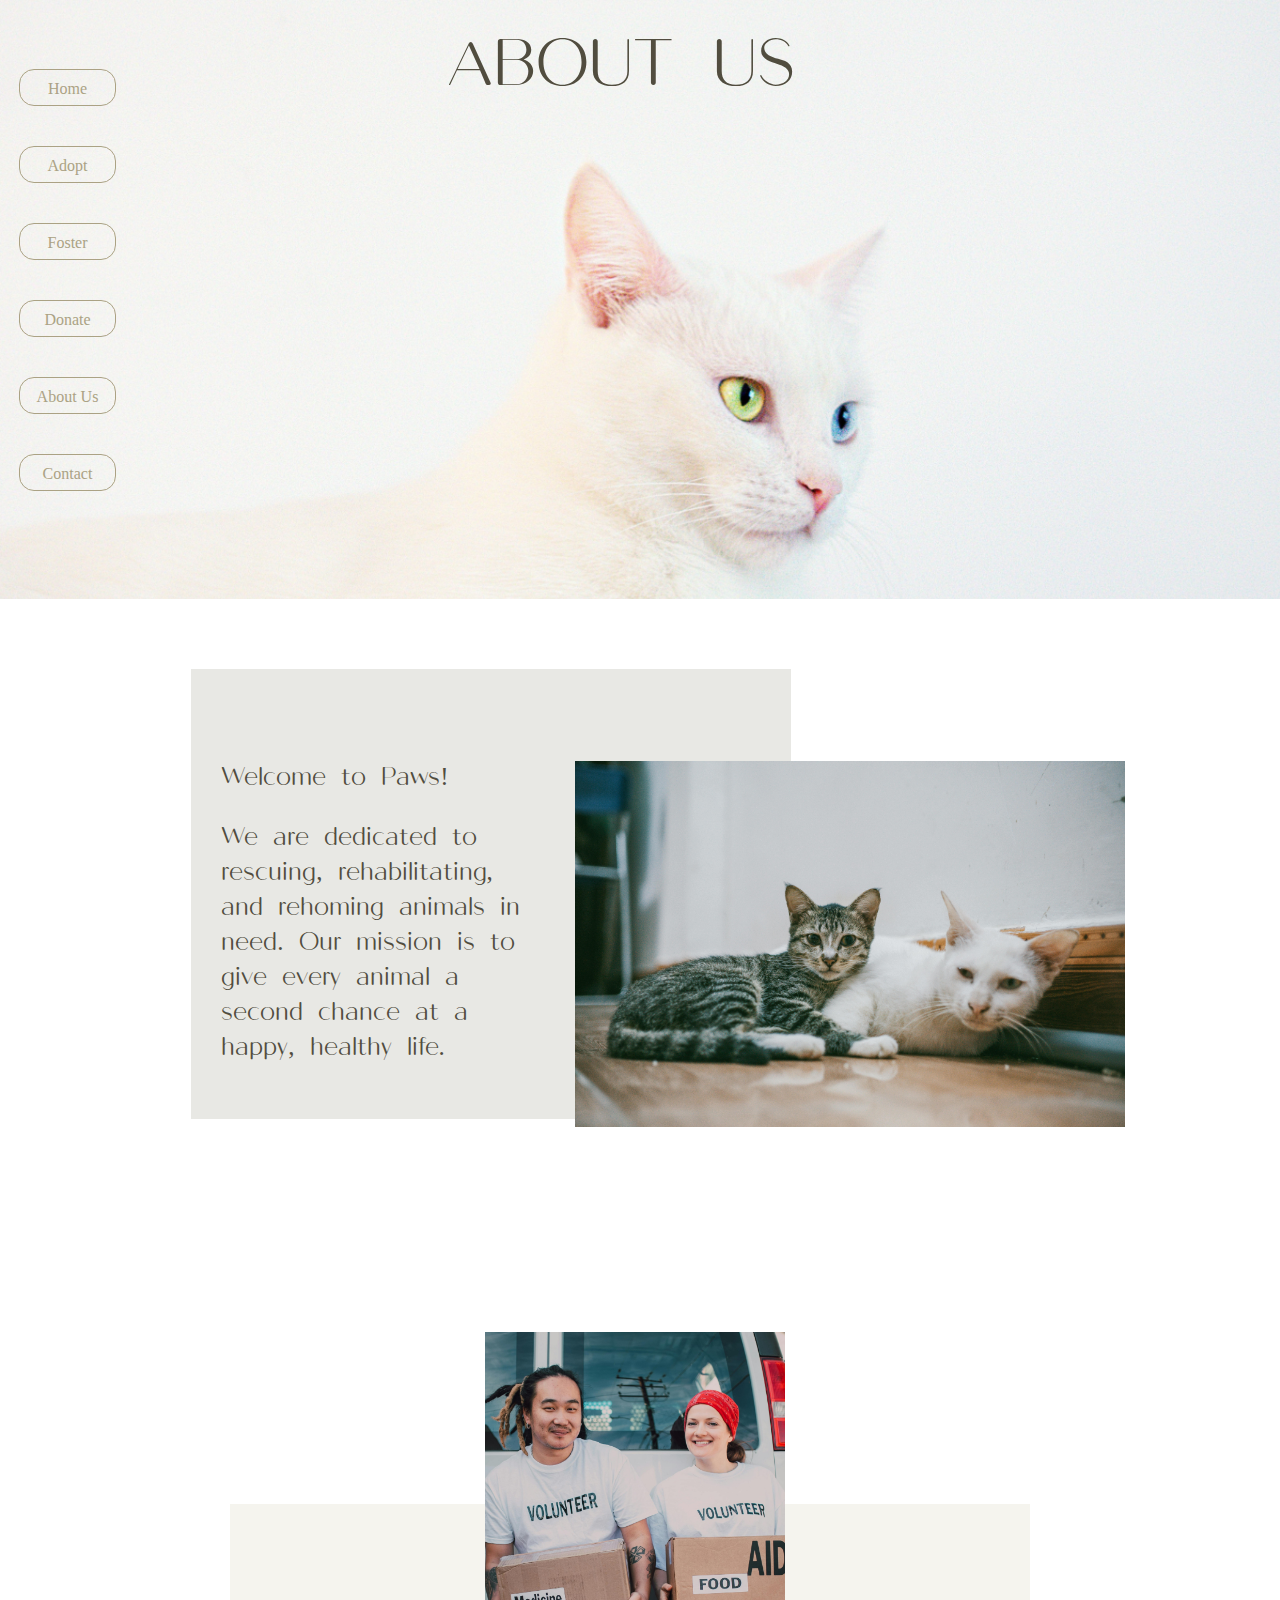
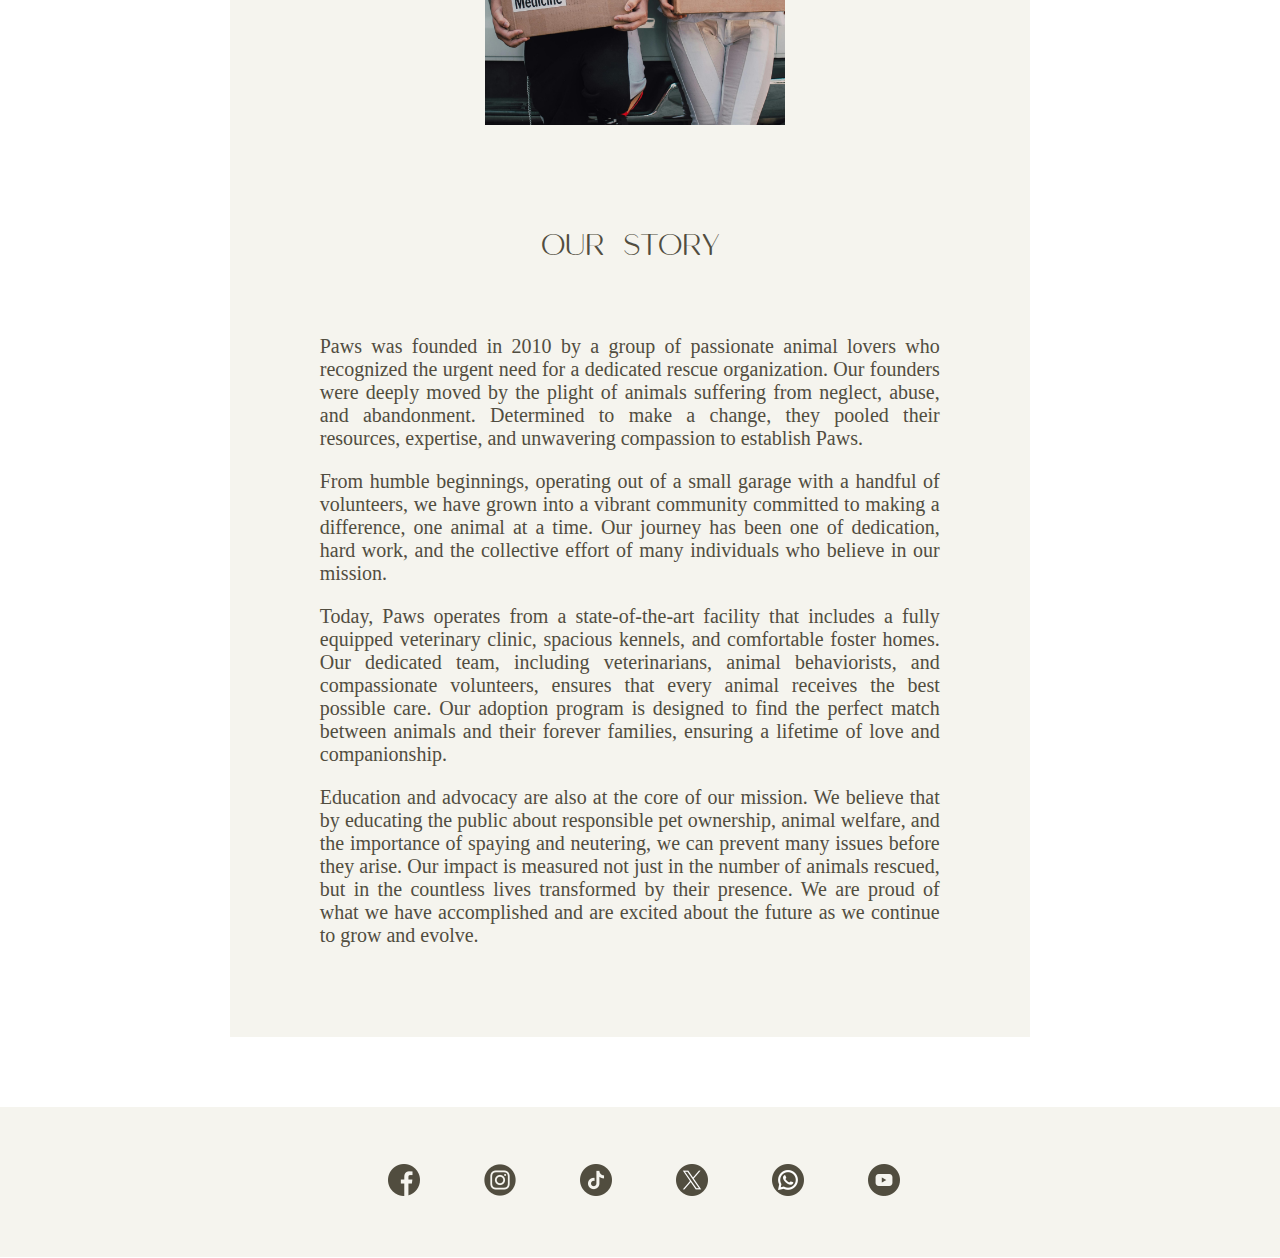
<file: aboutus.html>
<!DOCTYPE html>
<html>
    <head>
        <title>Paws</title>
        <link rel="stylesheet" href="aboutus.css">
    </head>
    <body>
        <div class="holder">
        <div class="header">
            <div class="logo">
                
            </div>
            <div class="home">
               <a href="index.html">Home</a> 
            </div>
            <div class="adopt">
                <a href="adopt.html">Adopt</a> 
            </div>
            <div class="foster">
                <a href="foster.html">Foster</a>
            </div>
            <div class="donate">
                <a href="donate.html">Donate</a>
            </div>
            <div class="aboutus">
                About Us
            </div>
            <div class="contact">
                <a href="contact.html">Contact</a>
            </div>
        </div>
        
        <div class="introtext">ABOUT US</div>
        </div>




        <div class="aboutustext">
            <div class="texty">
                Welcome to Paws!<br><p></p> We are dedicated to rescuing, rehabilitating, and rehoming animals in need. Our mission is to give every animal a second chance at a happy, healthy life.
            </div>
        </div>
        <img src="images/kitties.jpg" width="550px" class="aboutuspic">


        

        <div class="ourstory">
            <div class="ourstorytitle">
                OUR STORY<br><p></p>
            </div>
            <div class="ourstorytext">
                Paws was founded in 2010 by a group of passionate animal lovers who recognized the urgent need for a dedicated rescue organization. Our founders were deeply moved by the plight of animals suffering from neglect, abuse, and abandonment. Determined to make a change, they pooled their resources, expertise, and unwavering compassion to establish Paws.

                <br><p></p>From humble beginnings, operating out of a small garage with a handful of volunteers, we have grown into a vibrant community committed to making a difference, one animal at a time. Our journey has been one of dedication, hard work, and the collective effort of many individuals who believe in our mission.

                <br><p></p>Today, Paws operates from a state-of-the-art facility that includes a fully equipped veterinary clinic, spacious kennels, and comfortable foster homes. Our dedicated team, including veterinarians, animal behaviorists, and compassionate volunteers, ensures that every animal receives the best possible care. Our adoption program is designed to find the perfect match between animals and their forever families, ensuring a lifetime of love and companionship.

                <br><p></p>Education and advocacy are also at the core of our mission. We believe that by educating the public about responsible pet ownership, animal welfare, and the importance of spaying and neutering, we can prevent many issues before they arise. Our impact is measured not just in the number of animals rescued, but in the countless lives transformed by their presence. We are proud of what we have accomplished and are excited about the future as we continue to grow and evolve.
            </div>
        </div>
        <img src="images/voluntterss.jpg" width="300px" class="ourmissionpic">









        
                <!-- Footer -->
                <div class="footer">
                    <img src="images/facebook.png">
                    <img src="images/instagram.png">
                    <img src="images/tiktok.png">
                    <img src="images/twitter.png">
                    <img src="images/whatsapp.png">
                    <img src="images/youtube.png"><br>
                </div>
        
            </body>
        </html>
</file>
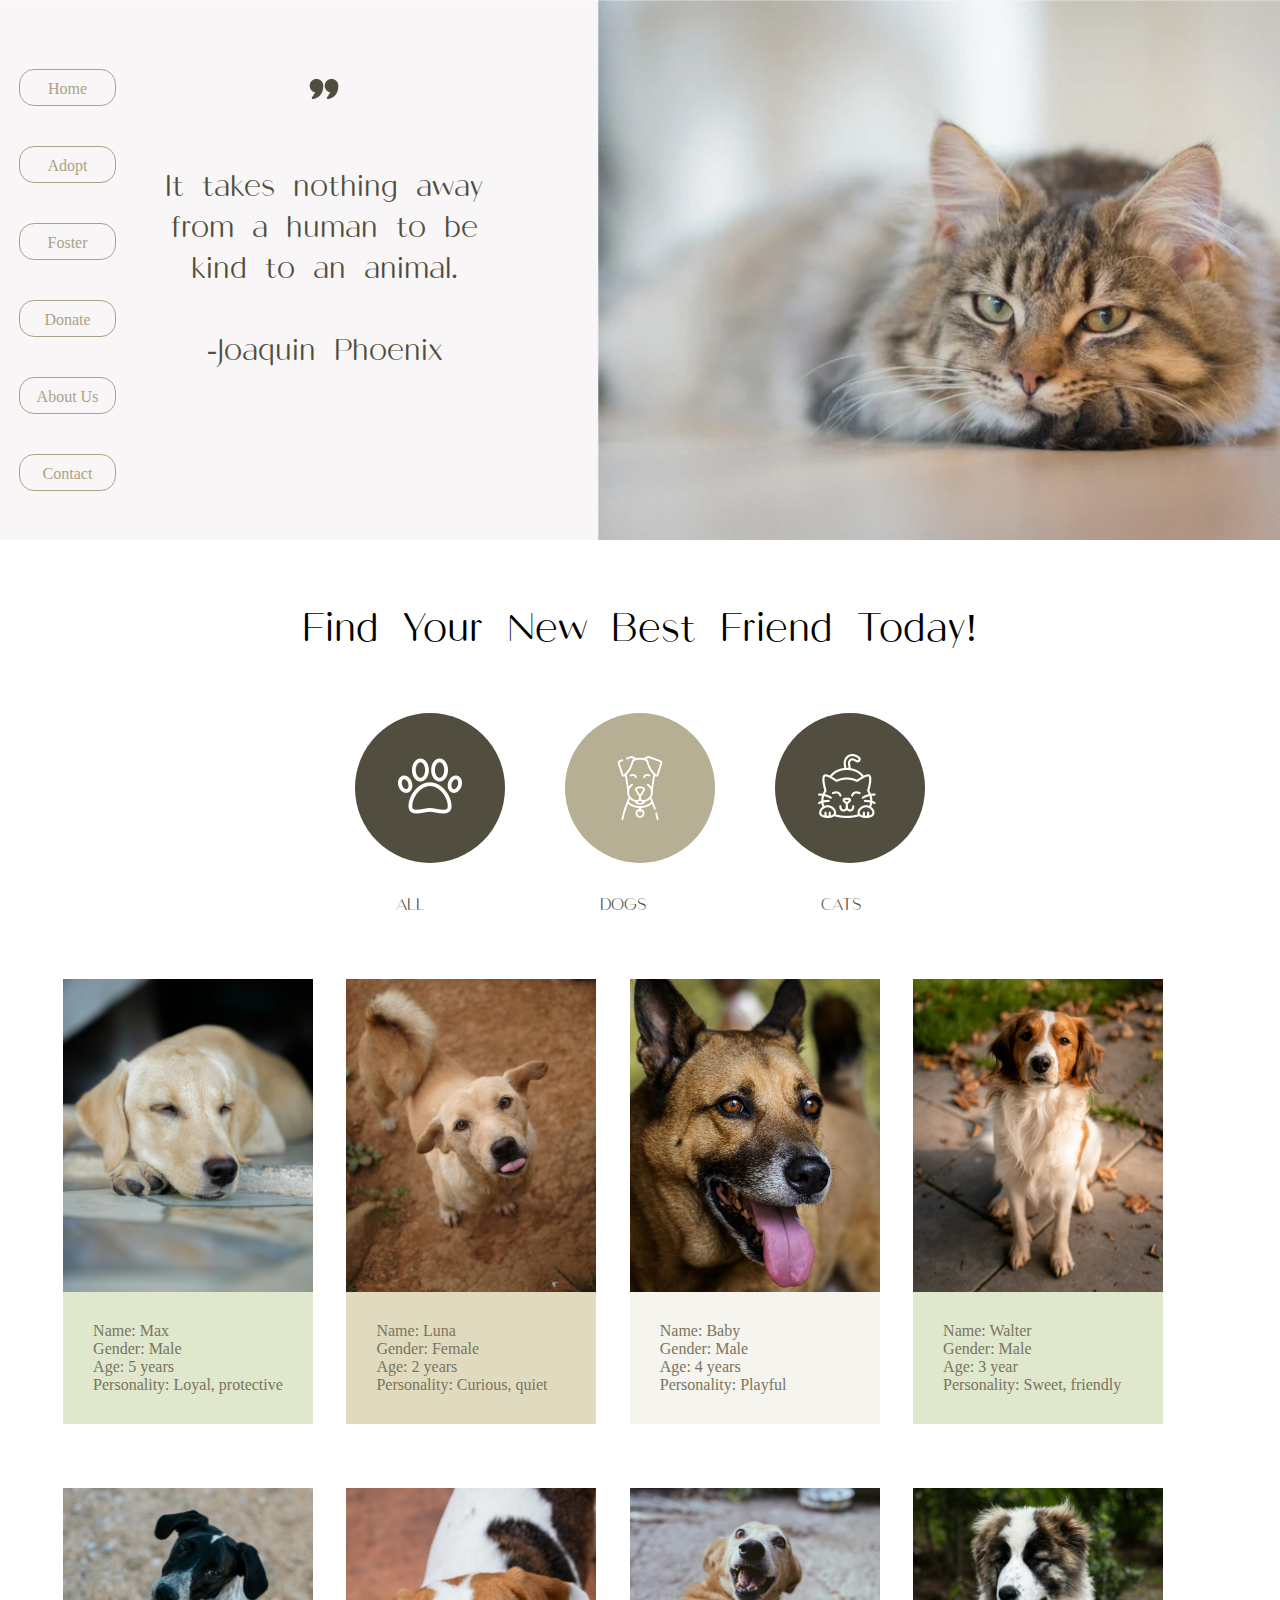
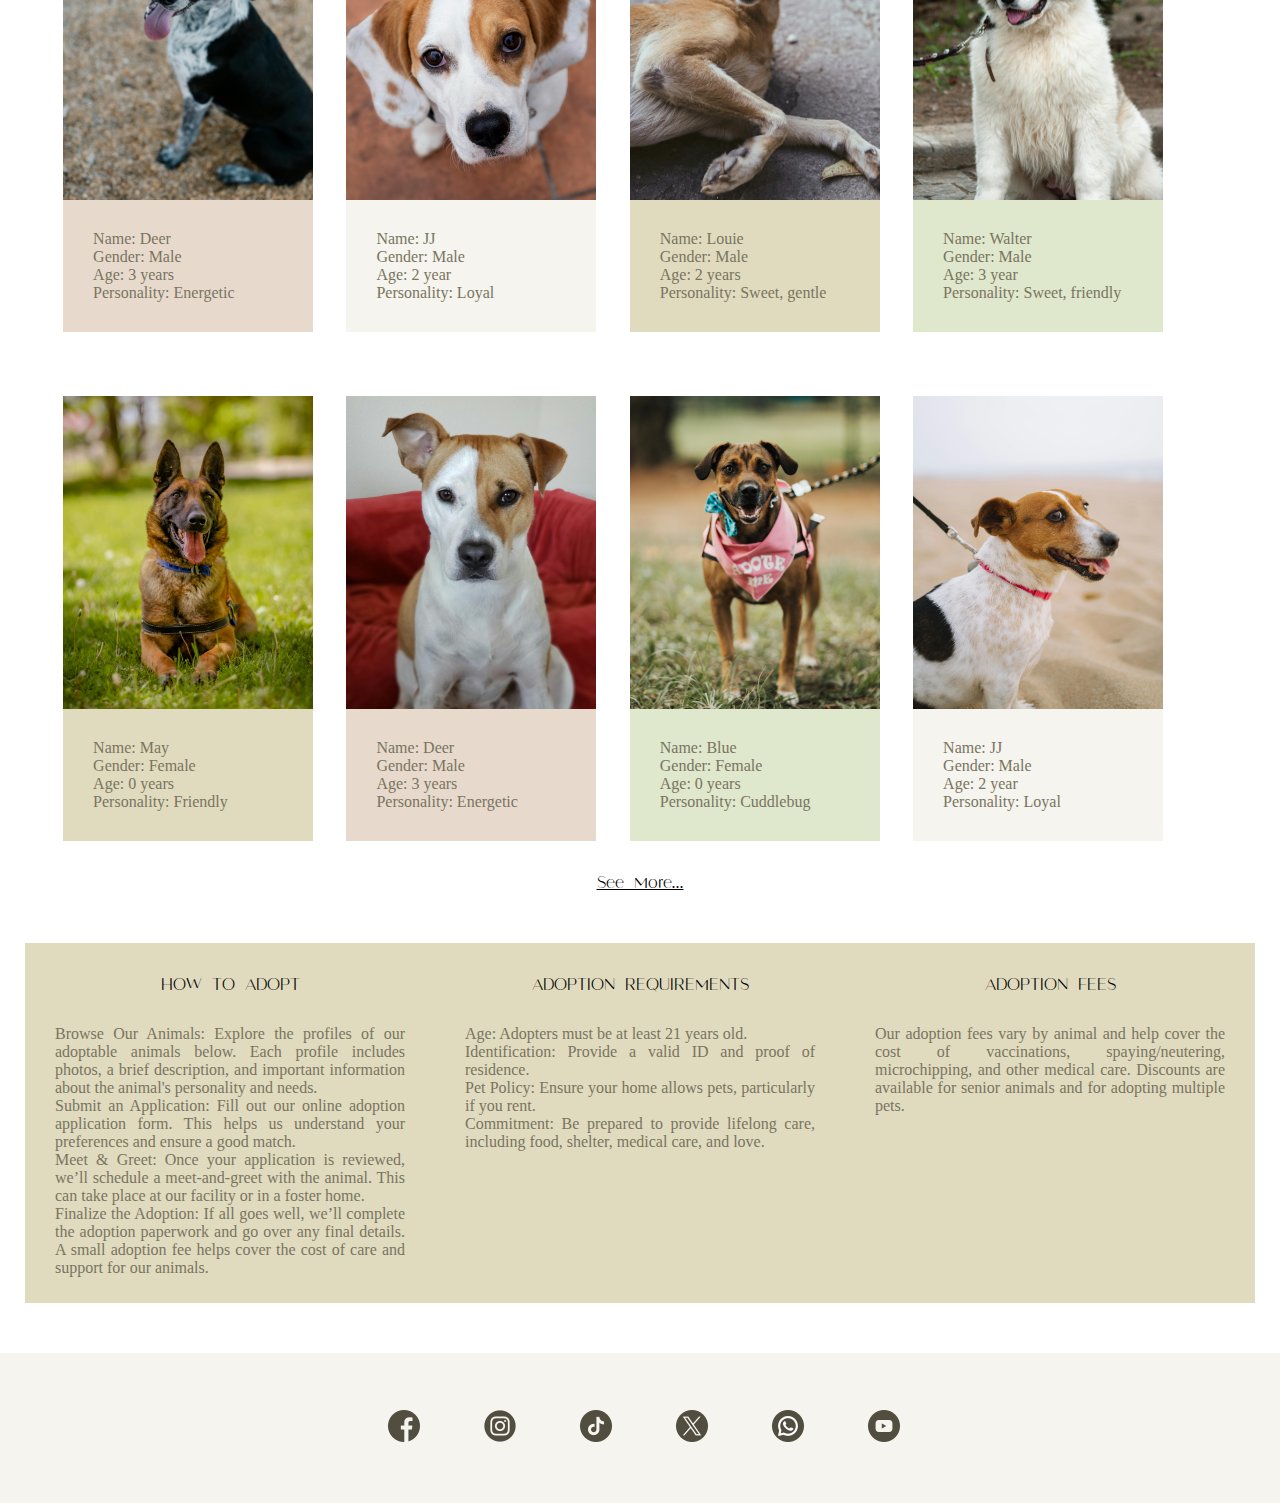
<file: adoptdogs.html>
<!DOCTYPE html>
<html>
    <head>
        <title>Paws</title>
        <link rel="stylesheet" href="adoptdogs.css">
    </head>
    <body>
        <div class="holder">
        <div class="header">
            <div class="logo">
                
            </div>
            <div class="home">
                <a href="index.html">Home</a>
            </div>
            <div class="adopt">
                Adopt
            </div>
            <div class="foster">
                <a href="foster.html">Foster</a>
            </div>
            <div class="donate">
                <a href="donate.html">Donate</a>
            </div>
            <div class="aboutus">
                <a href="aboutus.html">About Us</a>
            </div>
            <div class="contact">
                <a href="contact.html">Contact</a>
            </div>
        </div>
        
        <div class="introtext">
            <div class="intropic">
                <img src="images/quotation.png">
            </div>
            It takes nothing away <br>from a human to be <br>kind to an animal.

            <br>
            <br>
            -Joaquin Phoenix
        </div>
        </div>

        <div class="choosetext">
            Find Your New Best Friend Today!
        </div>
        <div class="types">
            <div class="all">
                <a href="adopt.html">
                <img src="images/paw.png"></a>
 
            </div>
            <div class="dog">
                <img src="images/dog.png">
            </div>
            <div class="cat">
                <a href="adoptcats.html">
                <img src="images/happy.png"></a>
            </div>
        </div>
        <div class="typetexts">
            <div class="alltext">ALL</div>
            <div class="dogtext">DOGS</div>
            <div class="cattext">CATS</div>
        </div>


        <div class="row1">
            <div class="pet1row1">
                <img src="images/dog1.jpg" width="250px">
                <div class="pet4text">
                    Name: Max<br>
                    Gender: Male<br>
                    Age: 5 years<br>
                    Personality: Loyal, protective
                </div>
            </div>
            <div class="pet2row1">
                <img src="images/dog2.jpg" width="250px">
                <div class="pet2text">
                    Name: Luna<br>
                    Gender: Female<br>
                    Age: 2 years<br>
                    Personality: Curious, quiet
                </div>
            </div>
            <div class="pet3row1">
                <img src="images/dog3.jpg" width="250px">
                <div class="pet1text">
                    Name: Baby<br>
                    Gender: Male<br>
                    Age: 4 years<br>
                    Personality: Playful
                </div>
            </div>
            <div class="pet4row1">
                <img src="images/dog4.jpg" width="250px">
                <div class="pet4text">
                    Name: Walter<br>
                    Gender: Male<br>
                    Age: 3 year<br>
                    Personality: Sweet, friendly
                </div>
            </div>
        </div>


        <div class="row2">
            <div class="pet1row2">
                <img src="images/dog5.jpg" width="250px">
                <div class="pet3text">
                    Name: Deer<br>
                    Gender: Male<br>
                    Age: 3 years<br>
                    Personality: Energetic
                </div>
            </div>
            <div class="pet2row2">
                <img src="images/dog6.jpg" width="250px">
                <div class="pet1text">
                    Name: JJ<br>
                    Gender: Male<br>
                    Age: 2 year<br>
                    Personality: Loyal
                </div>
            </div>
            <div class="pet3row2">
                <img src="images/dog7.jpg" width="250px">
                <div class="pet2text">
                    Name: Louie<br>
                    Gender: Male<br>
                    Age: 2 years<br>
                    Personality: Sweet, gentle
                </div>
            </div>
            <div class="pet4row2">
                <img src="images/dog8.jpg" width="250px">
                <div class="pet4text">
                    Name: Walter<br>
                    Gender: Male<br>
                    Age: 3 year<br>
                    Personality: Sweet, friendly
                </div>
            </div>
        </div>


        <div class="row3">
            <div class="pet1row3">
                <img src="images/dog9.jpg" width="250px">
                <div class="pet2text">
                    Name: May<br>
                    Gender: Female<br>
                    Age: 0 years<br>
                    Personality: Friendly<br>
                </div>
            </div>
            <div class="pet2row3">
                <img src="images/dog10.jpg" width="250px">
                <div class="pet3text">
                    Name: Deer<br>
                    Gender: Male<br>
                    Age: 3 years<br>
                    Personality: Energetic
                </div>
            </div>
            <div class="pet3row3">
                <img src="images/dog11.jpg" width="250px">
                <div class="pet4text">
                    Name: Blue<br>
                    Gender: Female<br>
                    Age: 0 years<br>
                    Personality: Cuddlebug
                </div>
            </div>
            <div class="pet4row3">
                <img src="images/dog12.jpg" width="250px">
                <div class="pet1text">
                    Name: JJ<br>
                    Gender: Male<br>
                    Age: 2 year<br>
                    Personality: Loyal
                </div>
            </div>
        </div>
        <div class="load">
            See More...
        </div>


        
        <div class="second">
            <div class="howtoadopt">
                <div class="titlehowto">
                    HOW TO ADOPT<br>
                </div>
                <div class="text">
                    Browse Our Animals: Explore the profiles of our adoptable animals below. Each profile includes photos, a brief description, and important information about the animal's personality and needs.
                        <br>Submit an Application: Fill out our online adoption application form. This helps us understand your preferences and ensure a good match.
                        <br>Meet & Greet: Once your application is reviewed, we’ll schedule a meet-and-greet with the animal. This can take place at our facility or in a foster home.
                        <br>Finalize the Adoption: If all goes well, we’ll complete the adoption paperwork and go over any final details. A small adoption fee helps cover the cost of care and support for our animals.
                </div>
            </div>
            <div class="adoptionreq">
                <div class="adoptreqtitle">
                    ADOPTION REQUIREMENTS<br>
                </div>
                <div class="adoptionreqtext">
                    Age: Adopters must be at least 21 years old.
                    <br>Identification: Provide a valid ID and proof of residence.
                    <br>Pet Policy: Ensure your home allows pets, particularly if you rent.
                    <br>Commitment: Be prepared to provide lifelong care, including food, shelter, medical care, and love.
                </div>
            </div>
            <div class="adoptionfees">
                <div class="adoptionfeestitle">
                    ADOPTION FEES<br>
                </div>
                <div class="adoptionfeestext">
                    
                    Our adoption fees vary by animal and help cover the cost of vaccinations, spaying/neutering, microchipping, and other medical care. Discounts are available for senior animals and for adopting multiple pets.
                </div>
            </div>
        </div>
    
    
    








        
                <!-- Footer -->
                <div class="footer">
                    <img src="images/facebook.png">
                    <img src="images/instagram.png">
                    <img src="images/tiktok.png">
                    <img src="images/twitter.png">
                    <img src="images/whatsapp.png">
                    <img src="images/youtube.png"><br>
                </div>
        
            </body>
        </html>
</file>
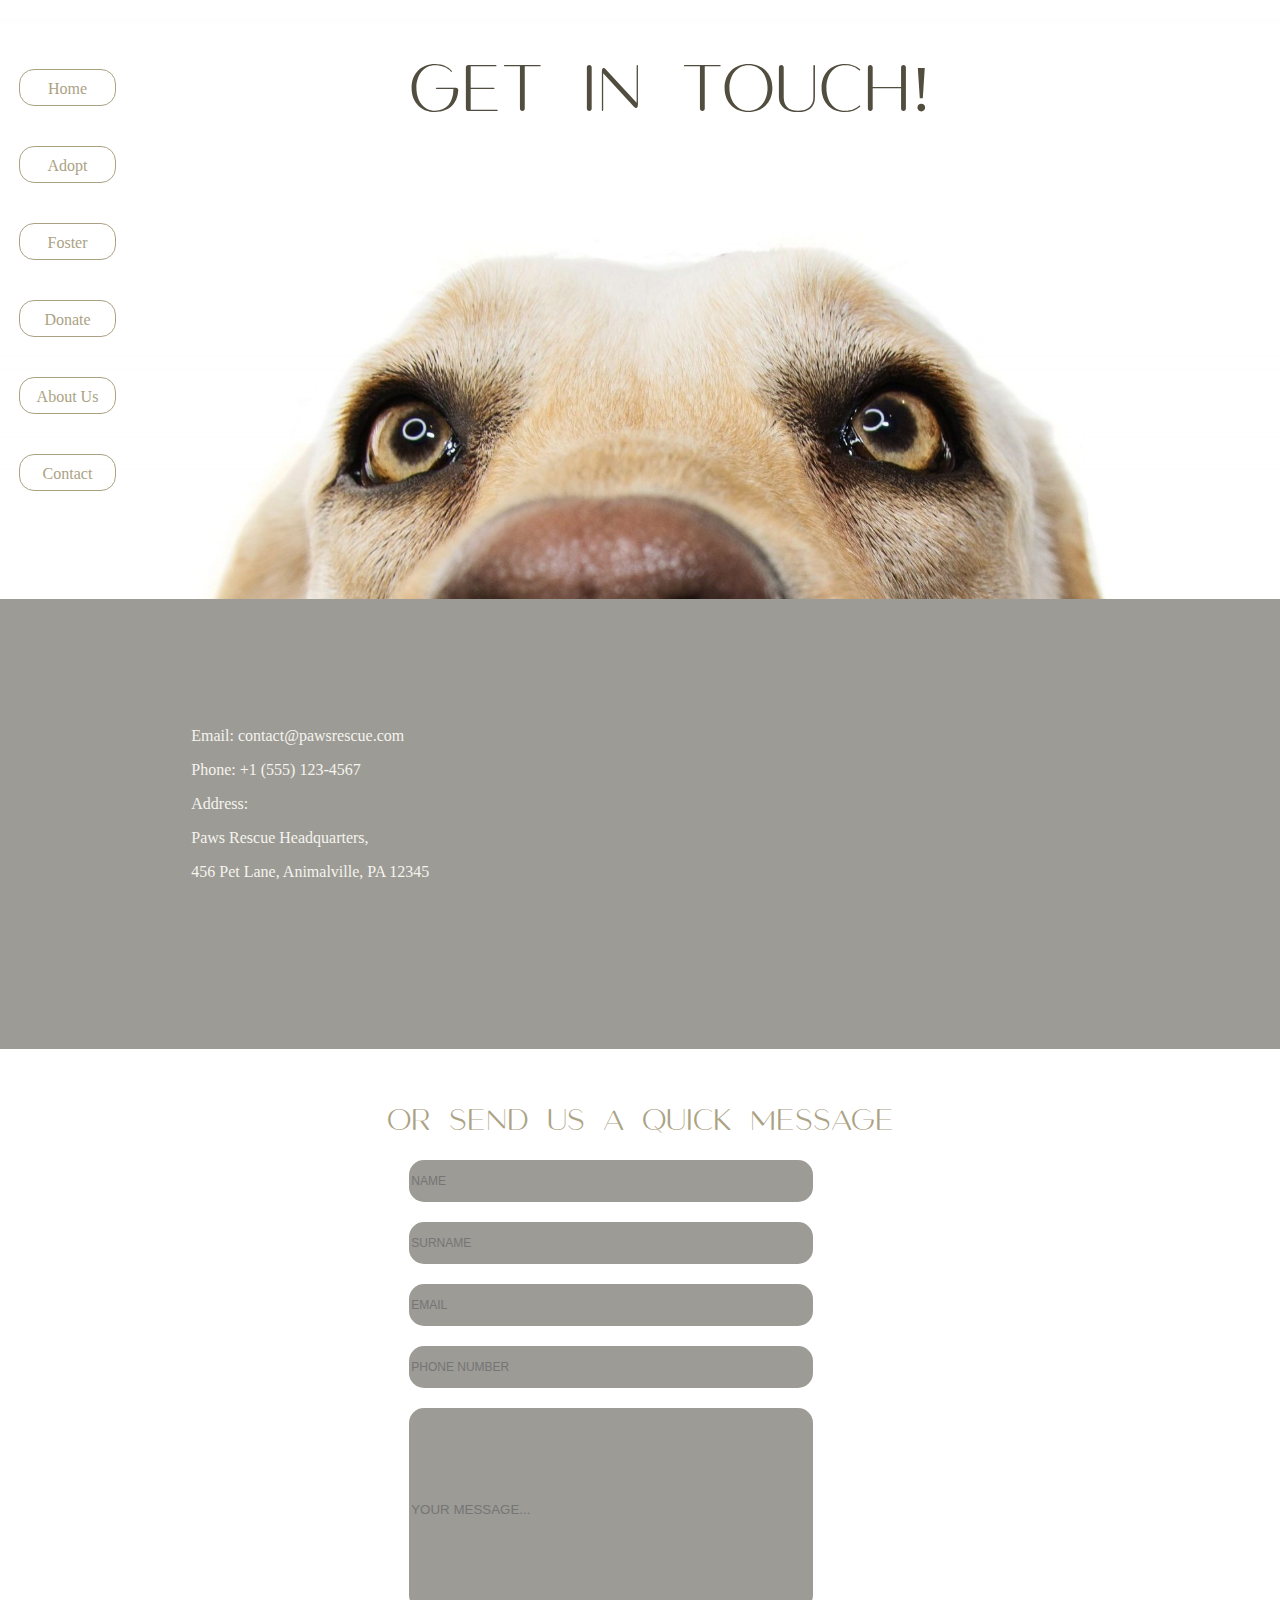
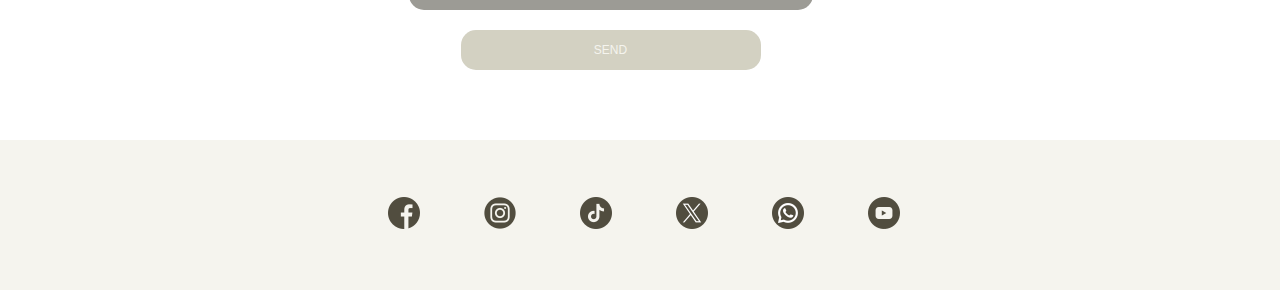
<file: contact.html>
<!DOCTYPE html>
<html>
    <head>
        <title>Paws</title>
        <link rel="stylesheet" href="contact.css">
    </head>
    <body>
        <div class="holder">
        <div class="header">
            <div class="logo">
                
            </div>
            <div class="home">
               <a href="index.html">Home</a> 
            </div>
            <div class="adopt">
                <a href="adopt.html">Adopt</a> 
            </div>
            <div class="foster">
                <a href="foster.html">Foster</a>
            </div>
            <div class="donate">
                <a href="donate.html">Donate</a>
            </div>
            <div class="aboutus">
                <a href="aboutus.html">About Us</a> 
            </div>
            <div class="contact">
                Contact
            </div>
        </div>
        <div class="introtext">GET IN TOUCH!</div>
        </div>
        <div class="circles">
            <div class="contactinfo">
                Email: contact@pawsrescue.com
                <br><p></p>Phone: +1 (555) 123-4567
                <br><p></p>Address:
                <br><p></p>Paws Rescue Headquarters,
                <br><p></p>456 Pet Lane,
                Animalville, PA 12345
            </div>
            <div class="map">
                <iframe class="mapa"  src="https://www.google.com/maps/embed?pb=!1m18!1m12!1m3!1d2964.8209445977077!2d21.406972975755608!3d42.00411817122815!2m3!1f0!2f0!3f0!3m2!1i1024!2i768!4f13.1!3m3!1m2!1s0x13541443605aa4ab%3A0x33d56647e5b87264!2z0KTQsNC60YPQu9GC0LXRgiDQt9CwINC40L3RhNC-0YDQvNCw0YLQuNGH0LrQuCDQvdCw0YPQutC4INC4INC60L7QvNC_0ZjRg9GC0LXRgNGB0LrQviDQuNC90LbQtdC90LXRgNGB0YLQstC-ICjQpNCY0J3QmtCYKQ!5e0!3m2!1smk!2smk!4v1719169420466!5m2!1smk!2smk" width="600" height="450" style="border:0;" allowfullscreen="" loading="lazy" referrerpolicy="no-referrer-when-downgrade"></iframe>
            </div>
        </div>

        <div class="quick">
            <div class="quicktitle">
                OR SEND US A QUICK MESSAGE
            </div>
            <input type="text" placeholder="NAME" class="name"><br>
            <input type="text" placeholder="SURNAME" class="surname"><br>
            <input type="email" placeholder="EMAIL" class="email"><br>
            <input type="number" placeholder="PHONE NUMBER" class="number"><br>
            <input type="text" placeholder="YOUR MESSAGE..." class="message">
        </div>
        <button class="send">SEND</button>
        










        

        
                <!-- Footer -->
            <div class="footer">
                    <img src="images/facebook.png">
                    <img src="images/instagram.png">
                    <img src="images/tiktok.png">
                    <img src="images/twitter.png">
                    <img src="images/whatsapp.png">
                    <img src="images/youtube.png"><br>
                </div>
        
            </body>
        </html>
</file>
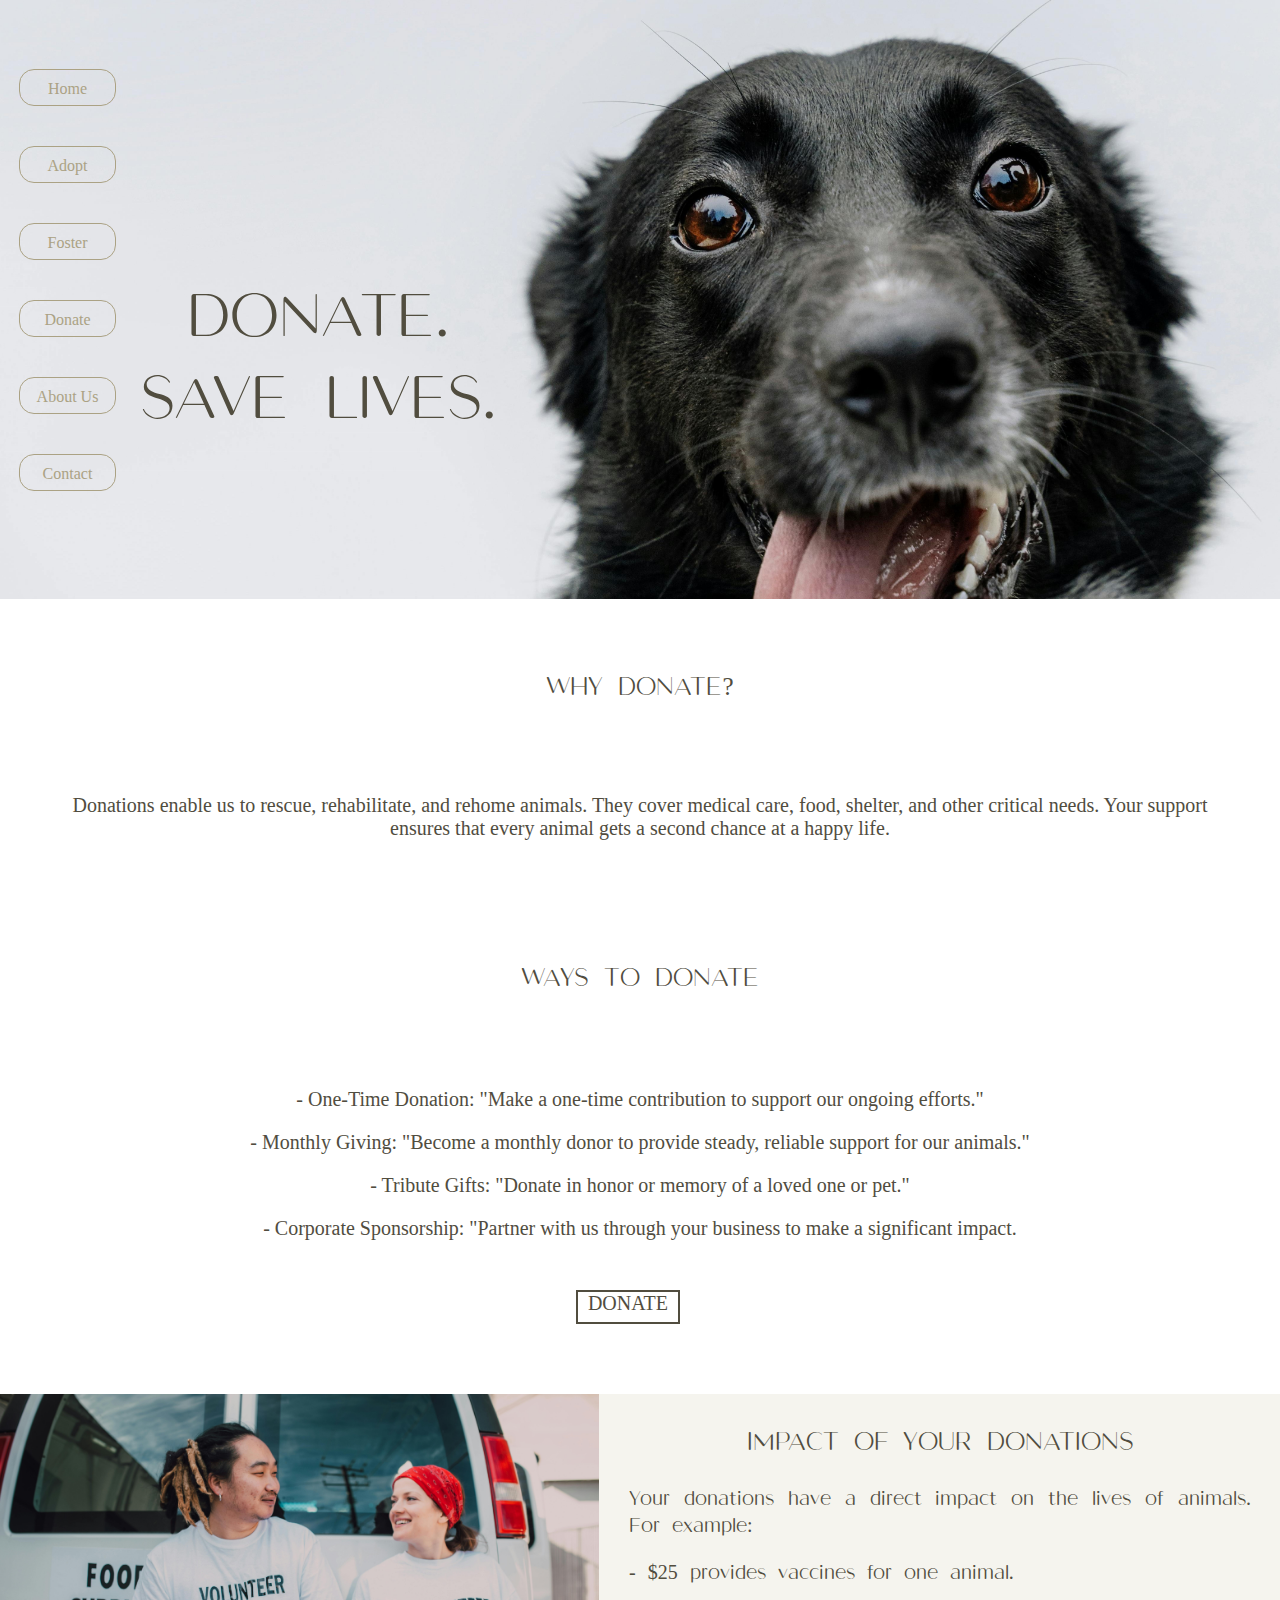
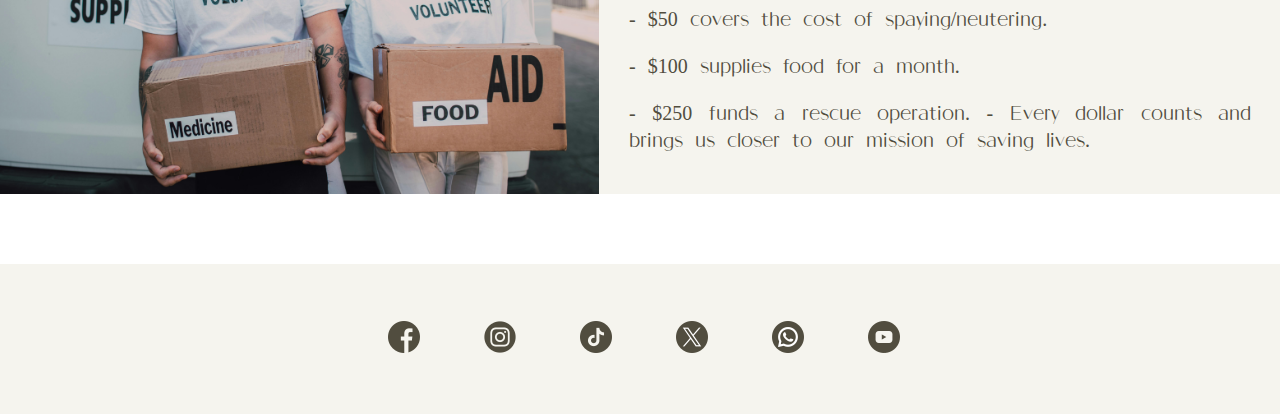
<file: donate.html>
<!DOCTYPE html>
<html>
    <head>
        <title>Paws</title>
        <link rel="stylesheet" href="donate.css">
    </head>
    <body>
        <div class="holder">
        <div class="header">
            <div class="logo">
                
            </div>
            <div class="home">
                Home
            </div>
            <div class="adopt">
                <a href="index.html">Adopt</a> 
            </div>
            <div class="foster">
                <a href="foster.html">Foster</a>
            </div>
            <div class="donate">
                <a href="donate.html">Donate</a>
            </div>
            <div class="aboutus">
                <a href="aboutus.html">About Us</a> 
            </div>
            <div class="contact">
                <a href="contact.html">Contact</a>
            </div>
        </div>
        <div class="introtext">DONATE.<br>SAVE LIVES.</div>

        </div>

        <div class="whydonate">
            WHY DONATE?
        </div>
        <div class="whydonatetext">
            Donations enable us to rescue, rehabilitate, and rehome animals. They cover medical care, food, shelter, and other critical needs. Your support ensures that every animal gets a second chance at a happy life.
        </div>

        <div class="waystodonate">
            WAYS TO DONATE
        </div>
        <div class="waystodonatetext">
            <br><p></p>- One-Time Donation: "Make a one-time contribution to support our ongoing efforts."
            <br><p></p> - Monthly Giving: "Become a monthly donor to provide steady, reliable support for our animals."
            <br><p></p>- Tribute Gifts: "Donate in honor or memory of a loved one or pet."
            <br><p></p>- Corporate Sponsorship: "Partner with us through your business to make a significant impact.
        </div>
        <div class="donatebutton">
            DONATE
        </div>

        <div class="hold">
            <img src="images/voolunter.jpg" width="600px" class="donatepic">
            <div class="impact">
                <div class="impacttitle">
                    IMPACT OF YOUR DONATIONS<p></p>
                </div>
                Your donations have a direct impact on the lives of animals. For example:
                <br><p></p>- $25 provides vaccines for one animal.
                <br><p></p>- $50 covers the cost of spaying/neutering.
                <br><p></p>- $100 supplies food for a month.
                <br><p></p>- $250 funds a rescue operation.
                - Every dollar counts and brings us closer to our mission of saving lives.
            </div>
        </div>
















        
                <!-- Footer -->
                <div class="footer">
                    <img src="images/facebook.png">
                    <img src="images/instagram.png">
                    <img src="images/tiktok.png">
                    <img src="images/twitter.png">
                    <img src="images/whatsapp.png">
                    <img src="images/youtube.png"><br>
                </div>
        
            </body>
        </html>
</file>
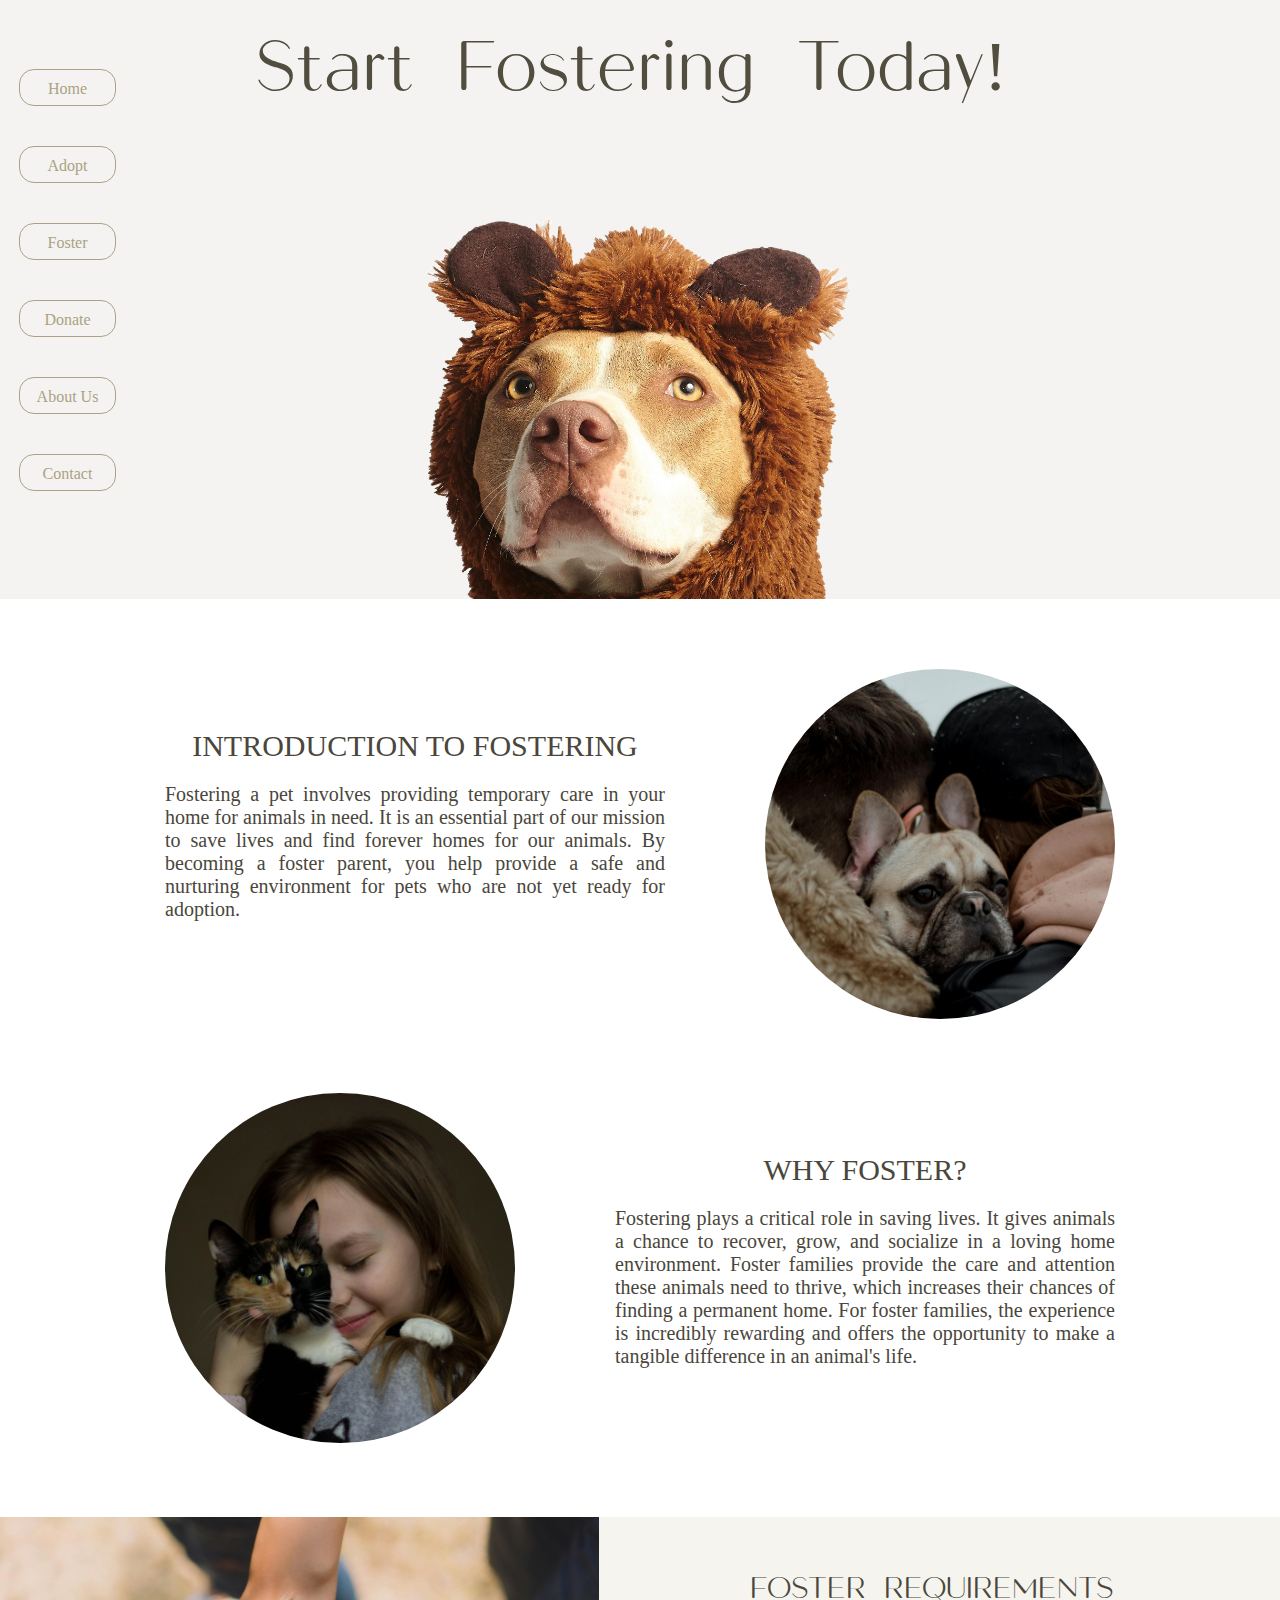
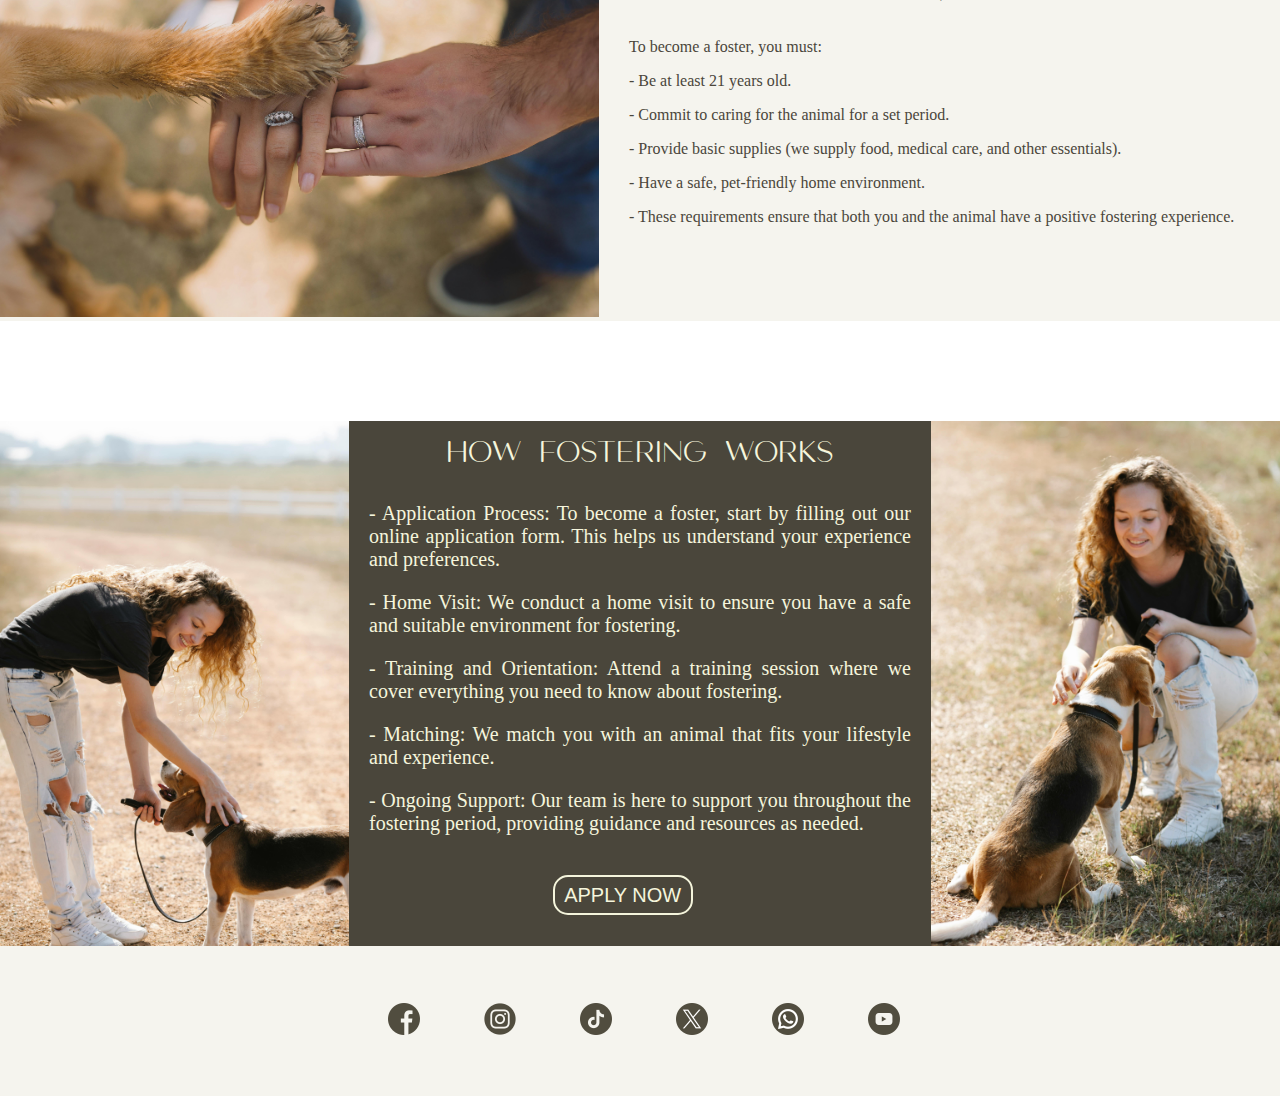
<file: foster.html>
<!DOCTYPE html>
<html>
    <head>
        <title>Paws</title>
        <link rel="stylesheet" href="foster.css">
    </head>
    <body>
        <div class="holder">
        <div class="header">
            <div class="logo">
                
            </div>
            <div class="home">
                <a href="index.html">Home</a>
            </div>
            <div class="adopt">
                <a href="adopt.html">Adopt</a> 
            </div>
            <div class="foster">
                Foster
            </div>
            <div class="donate">
                <a href="donate.html">Donate</a>
            </div>
            <div class="aboutus">
                <a href="aboutus.html">About Us</a> 
            </div>
            <div class="contact">
                <a href="contact.html">Contact</a>
            </div>
        </div>
        
        <div class="introtext">Start Fostering Today!</div>
        </div>


        <div class="introtofoster">
            <div class="introtofostertext">
                <div class="itftitle">
                    INTRODUCTION TO FOSTERING
                </div>
                <div class="itftext">
                    Fostering a pet involves providing temporary care in your home for animals in need. It is an essential part of our mission to save lives and find forever homes for our animals. By becoming a foster parent, you help provide a safe and nurturing environment for pets who are not yet ready for adoption.
                </div>
            </div>
            <div class="itfpic">
                <img src="images/fosterpic.jpg" width="350px" class="fosterpicture">
            </div>
        </div>


        <div class="whyfoster">
            <div class="whyfosterpic">
                <img src="images/foster2.jpg" width="350px" class="wfpic">
            </div>
            <div class="whyfostertext">
                
                <div class="whyfostertitle">
                    WHY FOSTER?
                </div>
                <div class="wftext">
                    Fostering plays a critical role in saving lives. It gives animals a chance to recover, grow, and socialize in a loving home environment. Foster families provide the care and attention these animals need to thrive, which increases their chances of finding a permanent home. For foster families, the experience is incredibly rewarding and offers the opportunity to make a tangible difference in an animal's life.
                </div>
            </div>
            
        </div>
        


        <div class="fosterreq">
            <div class="reqpic">
                <img src="images/foster5.jpg" width="600px" class="reqimg">
            </div>
                <div class="fosterreqtexts">
                    <div class="reqtitle">
                        FOSTER REQUIREMENTS
                    </div>
                    <div class="reqtext">
                        To become a foster, you must:
                         <br><p></p>- Be at least 21 years old.
                         <br><p></p>- Commit to caring for the animal for a set period.
                         <br><p></p>- Provide basic supplies (we supply food, medical care, and other essentials).
                         <br><p></p> - Have a safe, pet-friendly home environment.
                         <br><p></p>- These requirements ensure that both you and the animal have a positive fostering experience.
                    </div>
                </div>
            
        </div>



        <div class="howfosteringworks">
            <div class="firstpic">
                <img src="images/foster3.jpg" width="350px" class="foster3">
            </div>
            <div class="hfwtext">
                <div class="hfwtitle">
                    HOW FOSTERING WORKS
                </div>
                <div class="hfwtexts">
                    - Application Process: To become a foster, start by filling out our online application form. This helps us understand your experience and preferences.
                    <br><p></p>- Home Visit: We conduct a home visit to ensure you have a safe and suitable environment for fostering.
                    <br><p></p>- Training and Orientation: Attend a training session where we cover everything you need to know about fostering.
                    <br><p></p>- Matching: We match you with an animal that fits your lifestyle and experience.
                    <br><p></p>- Ongoing Support: Our team is here to support you throughout the fostering period, providing guidance and resources as needed.
                </div>
                <button class="apply">APPLY NOW</button>
            </div>
            <div class="secondpic">
                <img src="images/foster4.jpg" width="350px" class="foster4">
            </div>
        </div>


























        
                <!-- Footer -->
                <div class="footer">
                    <img src="images/facebook.png">
                    <img src="images/instagram.png">
                    <img src="images/tiktok.png">
                    <img src="images/twitter.png">
                    <img src="images/whatsapp.png">
                    <img src="images/youtube.png"><br>
                </div>
        
            </body>
        </html>
</file>
<file: aboutus.css>
@font-face {
    font-family: 'font';
    src: url(images/MikeaRoundedDemoRegular-3lzYG.otf);
}
a{
    text-decoration: none;
    color: inherit;
}
body{
    
    margin: -1px;
    overflow-x: hidden;
}

.header{
    padding-top: 30px;
    justify-content: center;
   
}
.home,.adopt,.foster,.donate,.aboutus,.contact{
    margin-left: 20px;
    justify-content: center;
    margin-top: 40px;
    height: 15px;
    text-align: center;
    width: 75px;
    padding: 10px;
    border: rgb(171, 162, 132) 1px solid;
    border-radius: 15px;
    color: rgb(171, 162, 132);
    transition: transform 0.3s ease, color 0.3s ease;

}
.home:hover,.adopt:hover,.foster:hover,.donate:hover,.aboutus:hover,.contact:hover{
    transform: scale(1.2);
}
.holder{
    height: 600px;
    background-image: url(images/aboutusbg.jpg);
    background-size: cover;
}
.introtext{
    font-family: 'font';

    color: rgb(81, 77, 63);
    margin-left: 35%;
    margin-top: -37%;
    position: absolute;
    /* padding-top: 30px; */
    font-size: 65px;
    text-align: center;
}



.aboutustext{
    margin-top: 70px;
    margin-left: 15%;
    background-color: #e8e8e4;
    width: 600px;
    height: 450px;

}
.texty{
    font-size: 25px;
    color: rgb(81, 77, 63);
    font-family: 'font';
    width: 300px;
    padding-left: 30px;
    padding-top: 90px;
    text-align: left;
}
.aboutuspic{
    margin-top: -28%;
    margin-left: 45%;
    position: absolute
}

.ourstory{
    margin-left: 18%;
    margin-top: 30%;
    padding-top: 25%;
    width: 800px;
    background-color: #f5f4ee;
    color: rgb(81, 77, 63);


}
.ourstorytext{
    padding-top: 40px;
    font-size: 20px;
    padding-left:90px;   
     padding-right:90px;
    text-align: justify;
    padding-bottom: 90px;
}
.ourstorytitle{
    font-family: 'font';
    font-size: 30px;
    text-align: center;
}
.ourmissionpic{
    margin-left: 38%;
    z-index: 999;
    margin-top: -102%;
    position: absolute;
}


















.footer{
    margin-top: 70px;
    background-color: #f5f4ee;
    height: 150px;
align-content: center;
padding-left: 28%;
}
.footer>img{

    padding: 30px;
}
</file>
<file: adoptdogs.css>
@font-face {
    font-family: 'font';
    src: url(images/MikeaRoundedDemoRegular-3lzYG.otf);
}
a{
    text-decoration: none;
    color: inherit;
}
body{
    margin: -1px;
    overflow-x: hidden;
}

.header{
    padding-top: 30px;
    justify-content: center;
   
}
.home,.adopt,.foster,.donate,.aboutus,.contact{
    margin-left: 20px;
    justify-content: center;
    margin-top: 40px;
    height: 15px;
    text-align: center;
    width: 75px;
    padding: 10px;
    border: rgb(171, 162, 132) 1px solid;
    border-radius: 15px;
    transition: transform 0.3s ease, color 0.3s ease;

    color: rgb(171, 162, 132);
}
.home:hover,.adopt:hover,.foster:hover,.donate:hover,.aboutus:hover,.contact:hover{
    transform: scale(1.2);
}
.holder{
    height: 600px;
    background-image: url(images/bg.png);
    background-size: contain;
    background-repeat: no-repeat;
}
.introtext{
    font-family: 'font';

    color: rgb(81, 77, 63);
    margin-left: 13%;
    margin-top: -35%;
    position: absolute;
    /* padding-top: 30px; */
    font-size: 30px;
    text-align: center;
}
.intropic{
    margin-top: 30px;
    padding-bottom: 50px;
}
.types{
    display: flex;
    justify-content: center;
}
.typetexts{
    font-family: 'font';
    color:rgb(81, 77, 63) ;
    margin-left: 31%;
    width: 465px;
    align-items: center;
    display: flex;
    justify-content: center;
    justify-content: space-between;
    text-align: center;
}
.all,.dog,.cat{
    margin: 30px;
    display: flex; /* Use Flexbox */
    justify-content: center; /* Center horizontally */
    align-items: center; /* Center vertically */
    width: 150px;
    height: 150px;
    background-color: rgb(81, 77, 63);
    border-radius: 50%;
    transition: transform 0.3s ease, color 0.3s ease;

}
.dog{
    background-color: rgb(182, 175, 148);
}
.choosetext{
    font-family: 'font';
    padding-bottom: 30px;
    font-size: 40px;
    text-align: center;
}
.all:hover,.cat:hover{
    transform: scale(1.2);
    background-color: rgb(182, 175, 148);
    cursor: pointer;
}
.pettext{
    padding: 30px;
   
    height: 250px;
}
.row1,.row2,.row3{
    margin-top: 5%;
    margin-left: 5%;
    width: 1100px;
    display: flex;
    justify-content: space-between;
    align-items: center;
}
.pet1text{
    margin-top: -4px;

    padding: 30px;
    background-color: #f5f4ee;
    color: rgb(121, 116, 96);
}
.pet2text{
    margin-top: -4px;

    padding: 30px;
    background-color: #e0dbbf;
    color: rgb(121, 116, 96);
}
.pet3text{
    margin-top: -4px;

    padding: 30px;
    background-color: #e7dacc;
    color: rgb(121, 116, 96);
}
.pet4text{
    margin-top: -4px;

    padding: 30px;
    background-color: #dfe7cc;
    color: rgb(121, 116, 96);
}
.load{
    margin-top: 30px;
    text-align: center;
    font-family: 'font';
    text-decoration: underline;
    transition: transform 0.3s ease, color 0.3s ease;

}
.load:hover{
    cursor: pointer;
    transform: scale(1.2);
}




.second{
    margin-top: 50px;
    display: flex;
    justify-content: center;
}
.howtoadopt,.adoptionreq,.adoptionfees{
    background-color: #e0dbbf;
    color:rgb(121, 116, 96) ;
    padding: 30px;
    width: 350px;
    height: 300px;
    text-align: justify;

}
.adoptionfeestitle,.adoptreqtitle,.titlehowto{
    text-decoration: solid;
    color: black;
    font-family: 'font';
    padding-bottom: 30px;
    text-align: center;
}








.footer{
    margin-top: 50px;
    background-color: #f5f4ee;
    height: 150px;
align-content: center;
padding-left: 28%;
}
.footer>img{

    padding: 30px;
}
.pet1row1:hover,.pet1row2:hover,.pet1row3:hover{
    transform: scale(1.1);
}
.pet2row1:hover,.pet2row2:hover,.pet2row3:hover{
    transform: scale(1.1);
}
.pet3row1:hover,.pet3row2:hover,.pet3row3:hover{
    transform: scale(1.1);
}
.pet4row1:hover,.pet4row2:hover,.pet4row3:hover{
    transform: scale(1.1);
}
.pet1row1,.pet1row2,.pet1row3,.pet2row1,.pet2row2,.pet2row3,.pet3row1,.pet3row2,.pet3row3,.pet4row1,.pet4row2,.pet4row3{
    transition: transform 0.3s ease, color 0.3s ease;

}
</file>
<file: contact.css>
@font-face {
    font-family: 'font';
    src: url(images/MikeaRoundedDemoRegular-3lzYG.otf);
}
a{
    text-decoration: none;
    color: inherit;
}
body{
    margin: -1px;
    overflow-x: hidden;
}

.header{
    padding-top: 30px;
    justify-content: center;
   
}
.home,.adopt,.foster,.donate,.aboutus,.contact{
    margin-left: 20px;
    justify-content: center;
    margin-top: 40px;
    height: 15px;
    text-align: center;
    width: 75px;
    padding: 10px;
    border: rgb(171, 162, 132) 1px solid;
    border-radius: 15px;
    color: rgb(171, 162, 132);
    transition: transform 0.3s ease, color 0.3s ease;

}
.home:hover,.adopt:hover,.foster:hover,.donate:hover,.aboutus:hover,.contact:hover{
    transform: scale(1.2);
}
.holder{
    height: 600px;
    background-image: url(images/contactbg.jpg);
    background-size: cover;
}
.introtext{
    font-family: 'font';

    color: rgb(81, 77, 63);
    margin-left: 32%;
    margin-top: -35%;
    position: absolute;
    /* padding-top: 30px; */
    font-size: 65px;
    text-align: center;
}

.circles{
    height: 450px;
    color: #f5f4ee;
    background-color: #9c9b95;

    display: flex;
}
.contactinfo{
    margin-top: 10%;
    margin-left: 15%;
}
.mapa{
    margin-left: 25%;
    border: 2px solid beige;

}

.quicktitle{
    margin-top: 50px;
    color:rgb(171, 162, 132);
    text-align: center;
    font-size: 30px;
    font-family: 'font';

}
.name,.surname,.email,.number{
    margin-top: 20px;
    margin-left: 32%;
    background-color: #9c9b95;
    color: #f5f4ee;
    width: 400px;
    height: 40px;
    font-size: 12px;
    border-style: none;
    border-radius: 15px;
    transition: transform 0.3s ease, color 0.3s ease;

}
.name:hover,.surname:hover,.email:hover,.number:hover,.message:hover,.send:hover{
    transform: scale(1.1);
    cursor: pointer;
}
.message{
    margin-top: 20px;

    margin-left: 32%;
    background-color: #9c9b95;
    color: #f5f4ee;
    width: 400px;
    height: 200px;
    border-style: none;
    border-radius: 15px;
}
.send{
    width: 300px;
    height: 40px;
    font-size: 12px;
    border-style: none;
    border-radius: 15px;
    background-color: #d3d1c2;
    color: #f5f4ee;
    margin-left: 36%;
    margin-top: 20px;
    transition: transform 0.3s ease, color 0.3s ease;


}









.footer{
    margin-top: 70px;
    background-color: #f5f4ee;
    height: 150px;
align-content: center;
padding-left: 28%;
}
.footer>img{

    padding: 30px;
}
</file>
<file: donate.css>
@font-face {
    font-family: 'font';
    src: url(images/MikeaRoundedDemoRegular-3lzYG.otf);
}
a{
    text-decoration: none;
    color: inherit;
}
body{
    margin: -1px;
    overflow-x: hidden;
}

.header{
    padding-top: 30px;
    justify-content: center;
   
}
.home,.adopt,.foster,.donate,.aboutus,.contact{
    margin-left: 20px;
    justify-content: center;
    margin-top: 40px;
    height: 15px;
    text-align: center;
    width: 75px;
    padding: 10px;
    border: rgb(171, 162, 132) 1px solid;
    transition: transform 0.3s ease, color 0.3s ease;

    border-radius: 15px;
    color: rgb(171, 162, 132);
}
.home:hover,.adopt:hover,.foster:hover,.donate:hover,.aboutus:hover,.contact:hover{
    transform: scale(1.2);
}
.holder{
    height: 600px;
    background-image: url(images/donatebg.jpg);
    background-size: cover;
}
.introtext{
    font-family: 'font';

    color: rgb(81, 77, 63);
    margin-left: 11%;
    margin-top: -17%;
    position: absolute;
    /* padding-top: 30px; */
    font-size: 60px;
    text-align: center;
}

.whydonate{
    color: rgb(81, 77, 63);
    margin-top: 70px;
    text-align: center;
    font-size: 25px;
    font-family: 'font';
}
.whydonatetext{
    color: rgb(81, 77, 63);

    padding: 50px;
    margin-top: 40px;
    
    font-size: 20px;
    text-align: center;
}
.waystodonate{
    color: rgb(81, 77, 63);

    margin-top: 70px;
    text-align: center;
    font-size: 25px;
    font-family: 'font';
}
.waystodonatetext{
    color: rgb(81, 77, 63);

    padding: 50px;
    font-size: 20px;
    text-align: center;
}
.donatebutton{
    transition: transform 0.3s ease, color 0.3s ease;

    color: rgb(81, 77, 63);

    width: 100px;
    font-size: 20px;
    height: 30px;
    border:2px solid  rgb(81, 77, 63);
    
    text-align: center;
    margin-left: 45%;
}
.donatebutton:hover{
    transform: scale(1.1);
    cursor: pointer;
}

.hold{
    margin-top: 70px;
    display: flex;
}
.impact{
    color: rgb(81, 77, 63);

    background-color: #f5f4ee;
    text-align: justify;
    padding: 30px;
    font-size: 20px;
    font-family: 'font';
}
.impacttitle{
    text-align: center;
 font-size: 25px;
 font-family: 'font';
}




.footer{
    margin-top: 70px;
    background-color: #f5f4ee;
    height: 150px;
align-content: center;
padding-left: 28%;
}
.footer>img{

    padding: 30px;
}
</file>
<file: foster.css>
@font-face {
    font-family: 'font';
    src: url(images/MikeaRoundedDemoRegular-3lzYG.otf);
}
a{
    text-decoration: none;
    color: inherit;
}
body{
    margin: -1px;
    overflow-x: hidden;
}

.header{
    padding-top: 30px;
    justify-content: center;
   
}
.home,.adopt,.foster,.donate,.aboutus,.contact{
    margin-left: 20px;
    justify-content: center;
    margin-top: 40px;
    height: 15px;
    text-align: center;
    width: 75px;
    padding: 10px;
    border: rgb(171, 162, 132) 1px solid;
    transition: transform 0.3s ease, color 0.3s ease;

    border-radius: 15px;
    color: rgb(171, 162, 132);
}
.home:hover,.adopt:hover,.foster:hover,.donate:hover,.aboutus:hover,.contact:hover{
    transform: scale(1.2);
}
.holder{
    height: 600px;
    background-image: url(images/foster.jpg);
    background-size: cover;
}
.introtext{
    font-family: 'font';

    color: rgb(81, 77, 63);
    margin-left: 20%;
    margin-top: -37%;
    position: absolute;
    /* padding-top: 30px; */
    font-size: 70px;
    text-align: center;
}



.introtofoster{
    color: rgb(74, 70, 59) ;

    margin-top: 70px;
    justify-content: center;
    display: flex;
}

.introtofostertext{
    padding-top: 60px;
    padding-right: 100px;
    width: 500px;

}
.itftitle{
    padding-bottom: 20px;
text-align: center;
font-size: 30px;
}
.itftext{
    text-align: justify;
    font-size: 20px;
}
.fosterpicture{
border-radius: 50%;
}
.whyfoster{
    color: rgb(74, 70, 59) ;

    justify-content: center;

    display: flex;
    margin-top: 70px;
}
.whyfostertext{
    padding-top: 60px;

    padding-left: 100px;
    width: 500px;
}
.wfpic{
    border-radius: 50%;
}
.whyfostertitle{
    padding-bottom: 20px;
text-align: center;
font-size: 30px;
}
.wftext{
    font-size: 20px;
    text-align: justify;
}

.howfosteringworks{
    
    height: 525px;
    background-color: rgb(74, 70, 59);
    color: beige;
    margin-top: 100px;
    display: flex;
    justify-content: space-between;
}

.hfwtitle{
    margin-top: 10px;
    font-family: 'font';
    font-size: 30px;
    text-align: center;
}
.hfwtexts{
    margin-top: 10px;
    font-size: 20px;
    padding: 20px;
    text-align: justify;
}
.apply{
    margin-left: 35%;
    text-align: center;
    margin-top: 20px;
    width: 140px;
    height: 40px;
    border: 2px solid beige;
    border-radius: 15px;
    background-color:rgb(74, 70, 59) ;
    font-size: 20px;
    color: beige;
    transition: transform 0.3s ease, color 0.3s ease;

}
.apply:hover{
    transform: scale(1.1);
    cursor: pointer;
}

.fosterreq{
    background-color: #f5f4ee;
    margin-top: 70px;
    display: flex;
}
.fosterreqtexts{
    color: rgb(74, 70, 59) ;
    padding: 30px;
    text-align: center;
}
.reqtitle{
    margin-top: 20px;
    padding-bottom: 30px;
    text-align: center;
    font-size: 30px;
    font-family: 'font';
}

.reqtext{
    text-align: justify;   
}










.footer{
    background-color: #f5f4ee;
    height: 150px;
align-content: center;
padding-left: 28%;
}
.footer>img{

    padding: 30px;
}
</file>
